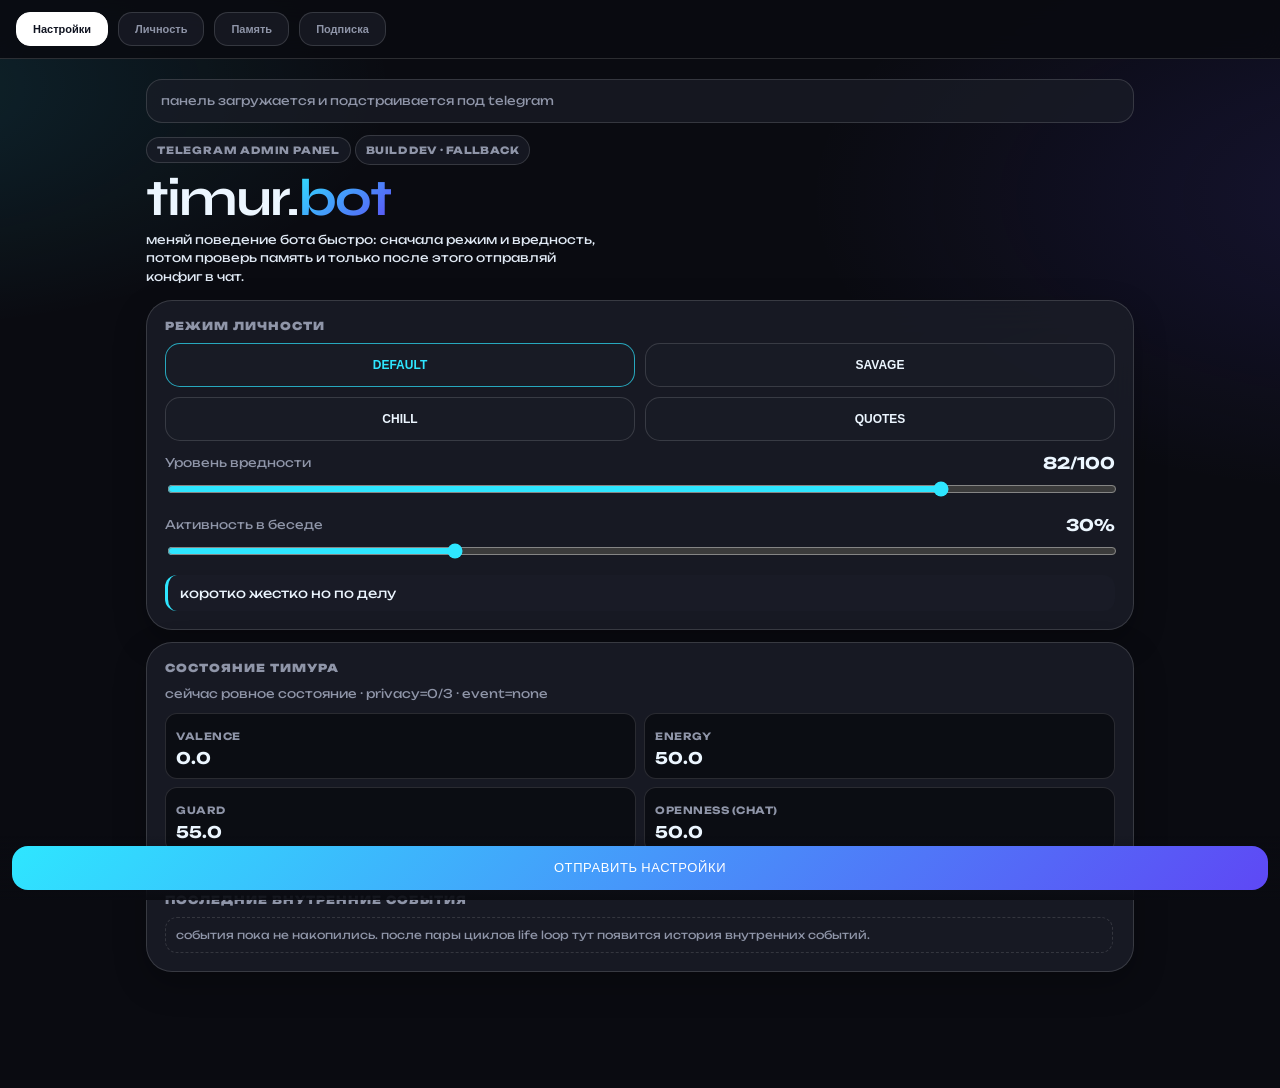
<file: miniapp/public/index.html>
<!DOCTYPE html>
<html lang="ru">
<head>
  <meta charset="UTF-8" />
  <meta name="viewport" content="width=device-width, initial-scale=1.0, viewport-fit=cover" />
  <title>timur.bot admin</title>
  <script src="https://telegram.org/js/telegram-web-app.js?62"></script>
  <link rel="preconnect" href="https://fonts.googleapis.com">
  <link rel="preconnect" href="https://fonts.gstatic.com" crossorigin>
  <link href="https://fonts.googleapis.com/css2?family=Syne:wght@800&family=Unbounded:wght@400;700;900&display=swap" rel="stylesheet">
  <style>
    :root {
      --bg: var(--tg-theme-bg-color, #0a0b11);
      --card: color-mix(in srgb, var(--tg-theme-secondary-bg-color, #1b1d28) 84%, transparent);
      --text: var(--tg-theme-text-color, #ecf6ff);
      --hint: var(--tg-theme-hint-color, #8f95a8);
      --line: rgba(255, 255, 255, 0.14);
      --cyan: #2ee6ff;
      --violet: #5e48f5;
      --gradient: linear-gradient(135deg, #2ee6ff 0%, #5e48f5 100%);
      --surface: color-mix(in srgb, var(--bg) 92%, transparent);
      --app-safe-top: var(--tg-safe-area-inset-top, 0px);
      --app-safe-bottom: var(--tg-content-safe-area-inset-bottom, 0px);
    }

    * { box-sizing: border-box; }
    html, body { margin: 0; min-height: 100%; background: var(--bg); color: var(--text); }
    body {
      font-family: "Unbounded", system-ui, sans-serif;
      background:
        radial-gradient(900px 420px at -10% 8%, rgba(46, 230, 255, 0.12), transparent 58%),
        radial-gradient(1000px 500px at 110% 18%, rgba(94, 72, 245, 0.14), transparent 60%),
        var(--bg);
      padding-bottom: calc(84px + var(--app-safe-bottom));
    }

    nav {
      position: sticky;
      top: 0;
      z-index: 30;
      display: flex;
      gap: 10px;
      overflow-x: auto;
      padding: calc(12px + var(--app-safe-top)) 16px 12px;
      border-bottom: 1px solid var(--line);
      backdrop-filter: blur(14px);
      background: color-mix(in srgb, var(--surface) 94%, transparent);
    }
    nav::-webkit-scrollbar { display: none; }
    .tab-btn {
      border: 1px solid var(--line);
      border-radius: 14px;
      color: var(--hint);
      background: color-mix(in srgb, var(--card) 88%, transparent);
      padding: 10px 16px;
      font-weight: 700;
      font-size: 11px;
      white-space: nowrap;
      cursor: pointer;
    }
    .tab-btn.active { background: #fff; color: #0f1320; border-color: #fff; }

    .container { max-width: 760px; margin: 0 auto; padding: 12px; }
    .section { display: none; animation: rise .28s ease; }
    .section.active { display: block; }
    @keyframes rise { from { opacity: 0; transform: translateY(12px); } to { opacity: 1; transform: translateY(0); } }

    .logo {
      font-family: "Syne", sans-serif;
      font-size: clamp(28px, 8vw, 52px);
      line-height: 0.84;
      letter-spacing: -2px;
      margin: 0 0 10px;
    }
    .grad {
      background: var(--gradient);
      -webkit-background-clip: text;
      -webkit-text-fill-color: transparent;
      color: transparent;
    }

    .card {
      border: 1px solid var(--line);
      border-radius: 22px;
      background: var(--card);
      backdrop-filter: blur(20px);
      padding: 14px;
      margin-bottom: 12px;
      box-shadow: 0 12px 32px rgba(0, 0, 0, 0.26);
    }
    .label {
      font-size: 11px;
      color: var(--hint);
      font-weight: 900;
      letter-spacing: 1px;
      text-transform: uppercase;
      margin-bottom: 10px;
      display: block;
    }

    .persona-grid { display: grid; grid-template-columns: repeat(2, 1fr); gap: 10px; }
    .chip {
      border: 1px solid var(--line);
      border-radius: 15px;
      padding: 14px;
      background: color-mix(in srgb, var(--card) 88%, transparent);
      text-align: center;
      color: var(--text);
      font-size: 12px;
      font-weight: 700;
      cursor: pointer;
    }
    .chip.active { color: var(--cyan); border-color: rgba(46, 230, 255, 0.7); }

    .small { color: var(--hint); font-size: 12px; line-height: 1.5; }
    .lede {
      color: color-mix(in srgb, var(--text) 86%, var(--hint));
      font-size: 12px;
      line-height: 1.55;
      margin: 0 0 14px;
      max-width: 42ch;
    }
    .eyebrow {
      display: inline-flex;
      align-items: center;
      gap: 8px;
      padding: 6px 10px;
      border-radius: 999px;
      border: 1px solid var(--line);
      background: color-mix(in srgb, var(--card) 88%, transparent);
      color: var(--hint);
      font-size: 10px;
      font-weight: 800;
      letter-spacing: .8px;
      text-transform: uppercase;
      margin-bottom: 10px;
    }
    .build-badge {
      display: inline-flex;
      align-items: center;
      gap: 8px;
      margin-bottom: 12px;
      padding: 8px 10px;
      border-radius: 999px;
      border: 1px solid var(--line);
      background: color-mix(in srgb, var(--card) 88%, transparent);
      color: var(--hint);
      font-size: 10px;
      font-weight: 800;
      letter-spacing: .4px;
      text-transform: uppercase;
    }
    .graph-panel {
      margin-top: 12px;
      border-top: 1px solid color-mix(in srgb, var(--line) 72%, transparent);
      padding-top: 12px;
    }
    .graph-panel.hidden { display: none; }
    .graph-grid {
      display: grid;
      grid-template-columns: 1.1fr 0.9fr;
      gap: 10px;
      margin-top: 10px;
    }
    .graph-card {
      border: 1px solid color-mix(in srgb, var(--line) 88%, transparent);
      border-radius: 16px;
      padding: 12px;
      background: color-mix(in srgb, var(--card) 82%, transparent);
    }
    .graph-title {
      display: flex;
      align-items: center;
      justify-content: space-between;
      gap: 10px;
      margin-bottom: 10px;
    }
    .graph-title strong {
      font-size: 12px;
      letter-spacing: 0.2px;
    }
    .graph-badge {
      padding: 4px 8px;
      border-radius: 999px;
      border: 1px solid color-mix(in srgb, var(--line) 92%, transparent);
      color: var(--hint);
      font-size: 10px;
      font-weight: 800;
      text-transform: uppercase;
    }
    .graph-cloud {
      display: flex;
      flex-wrap: wrap;
      gap: 8px;
      align-items: flex-start;
    }
    .graph-chip {
      padding: 8px 10px;
      border-radius: 999px;
      border: 1px solid color-mix(in srgb, var(--line) 90%, transparent);
      background: color-mix(in srgb, var(--surface) 88%, transparent);
      font-size: 11px;
      font-weight: 700;
      color: var(--text);
    }
    .graph-chip[data-kind="tag"] { color: var(--cyan); }
    .graph-chip[data-kind="archetype"] { border-color: rgba(94, 72, 245, 0.32); }
    .graph-chip[data-kind="fact"] { border-color: rgba(46, 230, 255, 0.28); }
    .graph-summary {
      color: var(--hint);
      font-size: 11px;
      line-height: 1.55;
      margin-top: 10px;
    }
    .fact-list,
    .edge-list {
      display: grid;
      gap: 8px;
    }
    .fact-item,
    .edge-item {
      border-radius: 14px;
      padding: 10px 12px;
      background: color-mix(in srgb, var(--surface) 86%, transparent);
      border: 1px solid color-mix(in srgb, var(--line) 80%, transparent);
    }
    .fact-item b,
    .edge-item b {
      display: block;
      font-size: 11px;
      margin-bottom: 4px;
    }
    .fact-meta,
    .edge-meta {
      color: var(--hint);
      font-size: 10px;
      line-height: 1.45;
    }
    .preview {
      margin-top: 12px;
      border-left: 3px solid var(--cyan);
      border-radius: 12px;
      padding: 10px 12px;
      background: color-mix(in srgb, var(--card) 88%, transparent);
      font-size: 13px;
    }
    .status {
      margin-bottom: 12px;
      border: 1px solid var(--line);
      border-radius: 16px;
      padding: 12px 14px;
      background: color-mix(in srgb, var(--card) 82%, transparent);
      font-size: 12px;
      line-height: 1.5;
      color: var(--text);
    }
    .status[data-tone="muted"] { color: var(--hint); }
    .status[data-tone="success"] { border-color: rgba(46, 230, 255, 0.35); }
    .status[data-tone="warning"] { border-color: rgba(255, 208, 110, 0.35); }
    .status.hidden { display: none; }

    .member-tabs { display: flex; flex-wrap: wrap; gap: 8px; margin-bottom: 10px; }
    .member-btn {
      border: 1px solid var(--line);
      border-radius: 999px;
      background: color-mix(in srgb, var(--card) 88%, transparent);
      color: var(--text);
      font-size: 11px;
      font-weight: 700;
      padding: 8px 14px;
      cursor: pointer;
    }
    .member-btn.active { border-color: rgba(46, 230, 255, 0.82); color: var(--cyan); }

    .bubble-wrap {
      border: 1px solid var(--line);
      border-radius: 16px;
      min-height: clamp(260px, 44vh, 360px);
      background:
        radial-gradient(460px 240px at 50% 50%, rgba(46, 230, 255, 0.07), transparent 65%),
        radial-gradient(500px 260px at 54% 52%, rgba(94, 72, 245, 0.1), transparent 68%),
        rgba(0,0,0,0.08);
      overflow: hidden;
      position: relative;
    }
    #cloudCanvas { width: 100%; height: clamp(260px, 44vh, 360px); display: block; }
    .empty-state {
      min-height: 220px;
      display: grid;
      place-items: center;
      text-align: center;
      padding: 24px;
      color: var(--hint);
      font-size: 12px;
      line-height: 1.5;
    }

    .row { display: flex; justify-content: space-between; align-items: center; gap: 10px; }
    .mode-grid { display: grid; grid-template-columns: 1fr 1fr; gap: 8px; margin: 10px 0; }
    .mode-btn {
      border: 1px solid var(--line);
      border-radius: 14px;
      background: color-mix(in srgb, var(--card) 88%, transparent);
      color: var(--text);
      font-size: 11px;
      font-weight: 700;
      padding: 11px 10px;
      text-align: center;
      cursor: pointer;
    }
    .mode-btn.active { background: #fff; color: #0f1320; border-color: #fff; }

    .price {
      font-family: "Syne", sans-serif;
      font-size: 38px;
      line-height: 1;
      margin: 8px 0;
    }

    .table { margin-top: 10px; border: 1px solid var(--line); border-radius: 14px; overflow: hidden; }
    .tr {
      display: grid;
      grid-template-columns: 1.2fr 0.7fr 0.6fr;
      gap: 8px;
      padding: 10px;
      font-size: 10px;
      border-bottom: 1px solid var(--line);
      background: color-mix(in srgb, var(--card) 92%, transparent);
    }
    .tr:last-child { border-bottom: none; }
    .tr.head { color: var(--hint); text-transform: uppercase; font-size: 10px; }

    .buttons { display: grid; grid-template-columns: 1fr 1fr; gap: 8px; margin-top: 12px; }
    .btn {
      border: 1px solid var(--line);
      border-radius: 14px;
      padding: 12px;
      font-family: inherit;
      font-size: 11px;
      font-weight: 700;
      cursor: pointer;
      color: var(--text);
      background: color-mix(in srgb, var(--card) 88%, transparent);
    }
    .btn.primary { background: #fff; color: #0f1320; border-color: #fff; }

    .bottom {
      position: fixed;
      left: 0;
      right: 0;
      bottom: 0;
      padding: 10px 12px;
      padding-bottom: calc(10px + var(--app-safe-bottom));
      background: linear-gradient(to top, color-mix(in srgb, var(--bg) 96%, transparent), transparent);
    }
    .bottom.hidden { display: none; }
    .save {
      width: 100%;
      border: none;
      border-radius: 16px;
      padding: 14px;
      font-family: "Syne", sans-serif;
      text-transform: uppercase;
      letter-spacing: 0.6px;
      font-size: 13px;
      color: #fff;
      background: var(--gradient);
      cursor: pointer;
    }
    .stack {
      display: grid;
      gap: 10px;
    }
    .metric {
      display: grid;
      grid-template-columns: 1fr auto;
      gap: 10px;
      align-items: baseline;
      padding: 10px 0;
      border-bottom: 1px solid color-mix(in srgb, var(--line) 80%, transparent);
    }
    .metric:last-child { border-bottom: none; }
    .note {
      margin-top: 12px;
      padding: 12px;
      border-radius: 14px;
      border: 1px dashed color-mix(in srgb, var(--line) 88%, transparent);
      color: var(--hint);
      font-size: 11px;
      line-height: 1.55;
    }
    .mood-grid {
      display: grid;
      grid-template-columns: 1fr 1fr;
      gap: 8px;
      margin-top: 10px;
    }
    .mood-kpi {
      border: 1px solid color-mix(in srgb, var(--line) 88%, transparent);
      border-radius: 12px;
      padding: 10px;
      background: color-mix(in srgb, var(--surface) 86%, transparent);
    }
    .mood-kpi b {
      display: block;
      font-size: 16px;
      margin-top: 4px;
      color: var(--text);
    }
    .mood-kpi span {
      color: var(--hint);
      font-size: 10px;
      text-transform: uppercase;
      letter-spacing: 0.5px;
      font-weight: 700;
    }
    .mood-events {
      display: grid;
      gap: 8px;
      margin-top: 10px;
      max-height: 240px;
      overflow: auto;
      padding-right: 2px;
    }
    .mood-event {
      border: 1px solid color-mix(in srgb, var(--line) 86%, transparent);
      border-radius: 12px;
      padding: 10px;
      background: color-mix(in srgb, var(--surface) 84%, transparent);
      font-size: 11px;
      line-height: 1.5;
    }
    .mood-event-head {
      display: flex;
      justify-content: space-between;
      gap: 10px;
      color: var(--hint);
      font-size: 10px;
      margin-bottom: 6px;
      text-transform: uppercase;
      letter-spacing: 0.4px;
      font-weight: 700;
    }
    .mood-badges {
      display: flex;
      flex-wrap: wrap;
      gap: 6px;
      margin-top: 6px;
    }
    .mood-badge {
      border-radius: 999px;
      border: 1px solid color-mix(in srgb, var(--line) 90%, transparent);
      padding: 4px 8px;
      font-size: 10px;
      color: var(--hint);
      background: color-mix(in srgb, var(--card) 88%, transparent);
      font-weight: 700;
    }
    .mood-empty {
      color: var(--hint);
      font-size: 11px;
      border: 1px dashed color-mix(in srgb, var(--line) 88%, transparent);
      border-radius: 12px;
      padding: 10px;
    }

    .bubble {
      filter: drop-shadow(0 0 14px rgba(116,69,255,.35));
      transition: transform .12s ease;
    }
    .bubble:hover { transform: scale(1.04); }

    @media (max-width: 560px) {
      .persona-grid { grid-template-columns: 1fr; }
      .mode-grid { grid-template-columns: 1fr; }
      .buttons { grid-template-columns: 1fr; }
      .graph-grid { grid-template-columns: 1fr; }
      .logo { margin-bottom: 12px; letter-spacing: -1px; }
      .tab-btn { padding: 9px 13px; font-size: 10px; }
      .member-btn { font-size: 10px; padding: 7px 12px; }
      .small { font-size: 11px; }
      .price { font-size: 34px; }
      .tr { padding: 9px 8px; }
    }

    @media (min-width: 900px) {
      .container { max-width: 1020px; padding: 20px 16px; }
      .card { border-radius: 26px; padding: 18px; }
      .bubble-wrap { min-height: 420px; border-radius: 20px; }
      #cloudCanvas { height: 420px; }
    }

    .self-head { display: flex; align-items: center; justify-content: space-between; gap: 10px; margin-bottom: 12px; }

    .self-grid { display: grid; grid-template-columns: 1fr 1fr; gap: 8px; }
    .self-slot {
      border: 1px solid var(--line);
      border-radius: 14px;
      padding: 10px 12px;
      background: color-mix(in srgb, var(--card) 84%, transparent);
      display: flex; flex-direction: column; gap: 3px;
    }
    .self-slot.canon { border-color: rgba(46, 230, 255, 0.45); }
    .self-key { font-size: 9px; letter-spacing: .6px; text-transform: uppercase; color: var(--hint); font-weight: 800; display: flex; align-items: center; gap: 5px; }
    .self-val { font-size: 13px; font-weight: 700; color: var(--text); }
    .self-tag { font-size: 8px; padding: 1px 6px; border-radius: 999px; font-weight: 800; letter-spacing: .4px; }
    .self-tag.canon { background: rgba(46, 230, 255, 0.16); color: var(--cyan); }
    .self-tag.learned { background: rgba(94, 72, 245, 0.2); color: #b9acff; }

    .episode-feed { display: flex; flex-direction: column; gap: 8px; }
    .episode {
      border: 1px solid var(--line);
      border-left: 3px solid var(--violet);
      border-radius: 0 14px 14px 0;
      padding: 9px 12px;
      background: color-mix(in srgb, var(--card) 82%, transparent);
    }
    .episode.warm { border-left-color: #2ee6a8; }
    .episode.tense { border-left-color: #ff6b8a; }
    .episode .ep-actor { font-size: 11px; font-weight: 800; color: var(--text); }
    .episode .ep-text { font-size: 12px; color: color-mix(in srgb, var(--text) 84%, var(--hint)); line-height: 1.45; margin-top: 2px; }

    .tier-card { border-color: rgba(94, 72, 245, 0.4); }
    .tier-pill {
      padding: 5px 14px; border-radius: 999px; font-weight: 900; font-size: 12px;
      letter-spacing: .6px; text-transform: uppercase; background: var(--gradient); color: #0a0b11;
    }
    .tier-pill.free { background: color-mix(in srgb, var(--card) 70%, transparent); color: var(--hint); border: 1px solid var(--line); }
    .feature-matrix { display: flex; flex-direction: column; gap: 7px; }
    .feat-row { display: flex; align-items: center; justify-content: space-between; gap: 10px; font-size: 12px; }
    .feat-name { color: color-mix(in srgb, var(--text) 88%, var(--hint)); font-weight: 600; }
    .feat-val { font-weight: 800; font-size: 12px; }
    .feat-val.on { color: #2ee6a8; }
    .feat-val.off { color: var(--hint); }

    .plan-grid { display: grid; grid-template-columns: repeat(3, 1fr); gap: 8px; margin-bottom: 12px; }
    .plan {
      border: 1px solid var(--line); border-radius: 18px; padding: 12px 10px;
      background: var(--card); display: flex; flex-direction: column; gap: 6px; text-align: center;
    }
    .plan.current { border-color: var(--cyan); box-shadow: 0 0 0 1px rgba(46, 230, 255, 0.4) inset; }
    .plan-name { font-weight: 900; font-size: 13px; letter-spacing: .4px; text-transform: uppercase; }
    .plan-name.plus { background: var(--gradient); -webkit-background-clip: text; -webkit-text-fill-color: transparent; }
    .plan-price { font-size: 11px; color: var(--hint); font-weight: 700; }
    .plan-feats { font-size: 10px; color: color-mix(in srgb, var(--text) 78%, var(--hint)); line-height: 1.5; }
    .plan-cmd { font-family: ui-monospace, monospace; font-size: 10px; color: var(--cyan); margin-top: 2px; }
  </style>
</head>
<body>
  <nav>
    <button type="button" class="tab-btn active" data-tab="settings">Настройки</button>
    <button type="button" class="tab-btn" data-tab="identity">Личность</button>
    <button type="button" class="tab-btn" data-tab="memory">Память</button>
    <button type="button" class="tab-btn" data-tab="billing">Подписка</button>
  </nav>

  <main class="container">
    <div id="statusBox" class="status" data-tone="muted">панель загружается и подстраивается под telegram</div>
    <section id="settings" class="section active">
      <div class="eyebrow">telegram admin panel</div>
      <div id="buildBadge" class="build-badge">build unknown</div>
      <h1 class="logo">timur.<span class="grad">bot</span></h1>
      <p class="lede">меняй поведение бота быстро: сначала режим и вредность, потом проверь память и только после этого отправляй конфиг в чат.</p>
      <div class="card">
        <span class="label">Режим личности</span>
        <div id="personaGrid" class="persona-grid"></div>
        <div class="row" style="margin-top:12px">
          <span class="small">Уровень вредности</span>
          <b id="heatValue">82/100</b>
        </div>
        <input id="heatRange" type="range" min="0" max="100" value="82" style="width:100%; margin-top:8px; accent-color:#2ee6ff;">
        <div class="row" style="margin-top:14px">
          <span class="small">Активность в беседе</span>
          <b id="participationValue">30%</b>
        </div>
        <input id="participationRange" type="range" min="0" max="100" value="30" style="width:100%; margin-top:8px; accent-color:#2ee6ff;">
        <div id="previewText" class="preview"></div>
      </div>
      <div class="card">
        <span class="label">Состояние Тимура</span>
        <div id="moodHeadline" class="small">live mood snapshot</div>
        <div class="mood-grid">
          <div class="mood-kpi"><span>Valence</span><b id="moodValence">0.0</b></div>
          <div class="mood-kpi"><span>Energy</span><b id="moodEnergy">50.0</b></div>
          <div class="mood-kpi"><span>Guard</span><b id="moodGuard">55.0</b></div>
          <div class="mood-kpi"><span>Openness (chat)</span><b id="moodOpenness">50.0</b></div>
        </div>
        <div id="moodProbeMeta" class="small" style="margin-top:10px"></div>
        <div class="label" style="margin-top:12px">Последние внутренние события</div>
        <div id="moodEvents" class="mood-events"></div>
      </div>
    </section>

    <section id="identity" class="section">
      <div class="eyebrow">кто такой тимур</div>
      <h1 class="logo">self.<span class="grad">model</span></h1>
      <p class="lede">это его устойчивая личность. <b>канон</b> заблокирован и не меняется, <b>выученное</b> бот подобрал из чата. противоречий он себе не позволяет.</p>
      <div class="card">
        <div class="self-head">
          <span class="label" style="margin:0">кто я</span>
          <span id="selfCount" class="graph-badge">0 фактов</span>
        </div>
        <div id="selfCard" class="self-grid"></div>
        <div class="small" id="selfGuardNote" style="margin-top:12px"></div>
      </div>
    </section>

    <section id="memory" class="section">
      <div class="eyebrow">memory preview</div>
      <h1 class="logo">data.<span class="grad">cloud</span></h1>
      <p class="lede">здесь только preview того, как бот видит людей и темы. можно быстро проверить перекосы перед сохранением настроек.</p>
      <div class="card">
        <span class="label">Персонажи беседы</span>
        <div id="memberTabs" class="member-tabs"></div>
        <div class="bubble-wrap" id="bubbleWrap">
          <canvas id="cloudCanvas"></canvas>
        </div>
        <div class="small" id="archText" style="margin-top:10px"></div>
        <div class="small" id="linksText"></div>
        <div id="mindMapPanel" class="graph-panel hidden">
          <div class="graph-title">
            <strong>mind map / fact graph</strong>
            <span id="graphSource" class="graph-badge">preview</span>
          </div>
          <div class="graph-grid">
            <div class="graph-card">
              <div class="graph-title">
                <strong>узлы и ассоциации</strong>
                <span id="graphCounts" class="graph-badge">0 nodes</span>
              </div>
              <div id="graphCloud" class="graph-cloud"></div>
              <div id="graphSummary" class="graph-summary"></div>
            </div>
            <div class="graph-card">
              <div class="graph-title">
                <strong>долгие факты</strong>
                <span class="graph-badge">memory</span>
              </div>
              <div id="factList" class="fact-list"></div>
            </div>
          </div>
          <div class="graph-card" style="margin-top:10px">
            <div class="graph-title">
              <strong>связи и переходы</strong>
              <span class="graph-badge">edges</span>
            </div>
            <div id="edgeList" class="edge-list"></div>
          </div>
        </div>
      </div>
      <div class="card">
        <div class="self-head">
          <span class="label" style="margin:0">общая история · «помнишь как…»</span>
          <span id="episodeCount" class="graph-badge">0 моментов</span>
        </div>
        <div id="episodeFeed" class="episode-feed"></div>
      </div>
    </section>

    <section id="billing" class="section">
      <div class="eyebrow">подписка и тариф</div>
      <h1 class="logo">pay.<span class="grad">hub</span></h1>
      <p class="lede">тариф решает, насколько <b>живой</b> тимур в этом чате. глубина памяти — то, за что платят. оплата пока мок, активация — командами бота.</p>

      <div class="card tier-card">
        <div class="self-head">
          <span class="label" style="margin:0">текущий тариф</span>
          <span id="tierBadge" class="tier-pill">free</span>
        </div>
        <div id="tierExpiry" class="small" style="margin-bottom:12px"></div>
        <div id="featureMatrix" class="feature-matrix"></div>
      </div>

      <div class="plan-grid" id="planGrid"></div>

      <div class="card">
        <span class="label">Схема оплаты</span>
        <div class="mode-grid">
          <button class="mode-btn active" data-mode="owner">Админ платит за всех</button>
          <button class="mode-btn" data-mode="split">Split на участников</button>
        </div>
        <div class="stack">
          <div class="metric"><span class="small">Активных за 30 дней</span><b id="activeUsers">13</b></div>
          <div class="metric"><span class="small">Платящих</span><b id="payerCount">10</b></div>
          <div class="metric"><span class="small">Цена за активного</span><b id="pricePer">45₽</b></div>
          <div class="metric"><span class="small">Итог (RUB)</span><b id="sumRub">585₽</b></div>
        </div>
        <div id="sumStars" class="price">699 Stars</div>
        <div class="small">для digital-функций в telegram используются stars. реальная оплата пока остается в командах бота.</div>
        <div class="table">
          <div class="tr head"><div>Участник</div><div>Статус</div><div>Доля</div></div>
          <div id="payerRows"></div>
        </div>
        <div class="note" id="billingNote">main button сверху telegram отправит квоту в чат. инвойс здесь не открывается, чтобы не обещать несуществующий flow.</div>
      </div>
    </section>
  </main>

  <div id="fallbackBar" class="bottom">
    <button id="saveBtn" class="save">Сохранить конфиг</button>
  </div>

  <script>
    const tg = window.Telegram?.WebApp;
    const runtimeMeta = window.__TIMUR_MINIAPP_META__ || {};
    if (tg) {
      tg.ready();
      tg.expand();
    }

    function decodeLaunchState() {
      const params = new URLSearchParams(window.location.search);
      const encoded = params.get("state");
      if (!encoded) return null;
      try {
        const normalized = encoded.replace(/-/g, "+").replace(/_/g, "/");
        const padded = normalized + "=".repeat((4 - (normalized.length % 4)) % 4);
        const binary = atob(padded);
        const bytes = Uint8Array.from(binary, ch => ch.charCodeAt(0));
        const decoded = new TextDecoder("utf-8").decode(bytes);
        return JSON.parse(decoded);
      } catch (_) {
        return null;
      }
    }

    function isPlainObject(value) {
      return value && typeof value === "object" && !Array.isArray(value);
    }

    function deepMerge(base, extra) {
      if (!isPlainObject(base) || !isPlainObject(extra)) {
        return extra === undefined ? base : extra;
      }
      const merged = { ...base };
      Object.entries(extra).forEach(([key, value]) => {
        if (Array.isArray(value)) {
          merged[key] = value.slice();
          return;
        }
        if (isPlainObject(value) && isPlainObject(merged[key])) {
          merged[key] = deepMerge(merged[key], value);
          return;
        }
        merged[key] = value;
      });
      return merged;
    }

    const injectedState = isPlainObject(runtimeMeta.state) ? runtimeMeta.state : {};
    const launchState = deepMerge(injectedState, decodeLaunchState() || {});
    const personasFromLaunch = (launchState.settings?.personas || []).map(item => [
      item.id,
      item.title
    ]);

    function normalizeFactItem(item, fallbackOwner) {
      if (typeof item === "string") {
        return {
          text: item,
          subject: fallbackOwner || "timur",
          tags: [],
          confidence: null,
          source: "state"
        };
      }
      if (!isPlainObject(item)) return null;
      const text = String(item.text || item.value || item.fact || item.label || "").trim();
      if (!text) return null;
      return {
        text,
        subject: String(item.subject || item.owner || fallbackOwner || "timur").trim(),
        tags: Array.isArray(item.tags) ? item.tags.map(tag => String(tag).trim()).filter(Boolean) : [],
        confidence: typeof item.confidence === "number" ? item.confidence : null,
        source: String(item.source || item.kind || "state").trim()
      };
    }

    function normalizeGraphNode(item) {
      if (typeof item === "string") {
        return { id: item, label: item, kind: "tag", weight: 1 };
      }
      if (!isPlainObject(item)) return null;
      const label = String(item.label || item.title || item.name || item.id || "").trim();
      if (!label) return null;
      return {
        id: String(item.id || label).trim(),
        label,
        kind: String(item.kind || item.type || "fact").trim(),
        weight: Number(item.weight || item.score || 1) || 1
      };
    }

    function normalizeGraphEdge(item) {
      if (!isPlainObject(item)) return null;
      const from = String(item.from || item.source || item.a || "").trim();
      const to = String(item.to || item.target || item.b || "").trim();
      if (!from || !to) return null;
      return {
        from,
        to,
        label: String(item.label || item.relation || item.kind || "linked").trim(),
        weight: Number(item.weight || item.score || 1) || 1
      };
    }

    function normalizeMoodEvent(item) {
      if (!isPlainObject(item)) return null;
      return {
        id: Number(item.id || 0) || 0,
        key: String(item.key || "event").trim() || "event",
        ts: String(item.ts || "").trim(),
        privacy: Number(item.privacy || 0) || 0,
        seriousness: Number(item.seriousness || 0) || 0,
        absurdity: Number(item.absurdity || 0) || 0,
        publicText: String(item.public_text || item.publicText || "").trim()
      };
    }

    function buildFallbackGraph(members) {
      const nodes = [];
      const edges = [];
      const facts = [];

      members.forEach(member => {
        const memberId = String(member.id || member.title || "").trim();
        const memberLabel = String(member.title || memberId || "member").trim();
        if (!memberId) return;
        nodes.push({ id: memberId, label: memberLabel, kind: "person", weight: 5 });

        (member.tags || []).forEach(tag => {
          const tagId = `${memberId}:tag:${tag}`;
          nodes.push({ id: tagId, label: String(tag), kind: "tag", weight: 2 });
          edges.push({ from: memberId, to: tagId, label: "theme", weight: 1 });
        });

        (member.archetypes || []).forEach(archetype => {
          const archId = `${memberId}:arch:${archetype}`;
          nodes.push({ id: archId, label: String(archetype), kind: "archetype", weight: 2 });
          edges.push({ from: memberId, to: archId, label: "role", weight: 1 });
        });

        (member.links || []).forEach(link => {
          const linkId = `${memberId}:link:${link}`;
          nodes.push({ id: linkId, label: String(link), kind: "link", weight: 1 });
          edges.push({ from: memberId, to: linkId, label: "mentions", weight: 1 });
        });

        if (member.facts && Array.isArray(member.facts)) {
          member.facts.forEach(fact => {
            const normalized = normalizeFactItem(fact, memberLabel);
            if (normalized) facts.push(normalized);
          });
        }
      });

      return { nodes, edges, facts, source: "derived-preview" };
    }

    function resolveMindMap(payload, members) {
      const memoryPayload = isPlainObject(payload.memory) ? payload.memory : {};
      const directGraph = payload.mindMap || payload.factGraph || memoryPayload.mindMap || memoryPayload.factGraph || runtimeMeta.mindMap || runtimeMeta.factGraph;
      const graphPayload = isPlainObject(directGraph) ? directGraph : {};
      const nodes = (Array.isArray(graphPayload.nodes) ? graphPayload.nodes : [])
        .map(normalizeGraphNode)
        .filter(Boolean);
      const edges = (Array.isArray(graphPayload.edges) ? graphPayload.edges : [])
        .map(normalizeGraphEdge)
        .filter(Boolean);
      const factCandidates = []
        .concat(Array.isArray(graphPayload.facts) ? graphPayload.facts : [])
        .concat(Array.isArray(memoryPayload.facts) ? memoryPayload.facts : [])
        .concat(Array.isArray(payload.facts) ? payload.facts : []);
      const facts = factCandidates
        .map(item => normalizeFactItem(item, "timur"))
        .filter(Boolean);

      if (nodes.length || edges.length || facts.length) {
        return {
          nodes,
          edges,
          facts,
          source: String(graphPayload.source || runtimeMeta.source || "state").trim()
        };
      }
      return buildFallbackGraph(members);
    }

    const state = {
      currentTab: "settings",
      activeMode: launchState.settings?.activeMode || "default",
      heat: launchState.settings?.heat ?? 82,
      participationRate: Number(launchState.settings?.participationRate ?? 0.30),
      billingMode: "owner",
      activeUsers30d: launchState.billing?.activeUsers30d ?? 0,
      payerCount: launchState.billing?.payerCountOwner ?? 0,
      payerCountOwner: launchState.billing?.payerCountOwner ?? 0,
      payerCountSplit: launchState.billing?.payerCountSplit ?? 0,
      pricePerRub: launchState.billing?.pricePerRub ?? 45,
      minRub: launchState.billing?.minRub ?? 199,
      maxRub: launchState.billing?.maxRub ?? 3490,
      starsPerRub: 1.2,
      selectedMember: launchState.memory?.selectedMember || "",
      previewText: launchState.settings?.previewText || "коротко жестко но по делу",
      personas: personasFromLaunch.length ? personasFromLaunch : [
        ["default", "DEFAULT"],
        ["savage", "SAVAGE"],
        ["chill", "CHILL"],
        ["quotes", "QUOTES"]
      ],
      members: launchState.memory?.members || [],
      self: Array.isArray(launchState.settings?.self) ? launchState.settings.self : [],
      episodes: Array.isArray(launchState.memory?.episodes) ? launchState.memory.episodes : [],
      subscription: launchState.subscription || null,
      mood: {
        valence: Number(launchState.settings?.mood?.valence ?? 0),
        energy: Number(launchState.settings?.mood?.energy ?? 50),
        guard: Number(launchState.settings?.mood?.guard ?? 55),
        openness: Number(launchState.settings?.mood?.openness ?? 50),
        trust: Number(launchState.settings?.mood?.trust ?? 50),
        disclosureProgress: Number(launchState.settings?.mood?.disclosureProgress ?? 0),
        qualifiedAttempts: Number(launchState.settings?.mood?.qualifiedAttempts ?? 0),
        attemptsTotal: Number(launchState.settings?.mood?.attemptsTotal ?? 0),
        eventPrivacy: Number(launchState.settings?.mood?.eventPrivacy ?? 0),
        eventKey: String(launchState.settings?.mood?.eventKey || "").trim(),
        eventPublic: String(launchState.settings?.mood?.eventPublic || "").trim(),
        eventSeriousness: Number(launchState.settings?.mood?.eventSeriousness ?? 0),
        eventAbsurdity: Number(launchState.settings?.mood?.eventAbsurdity ?? 0),
        recentEvents: (Array.isArray(launchState.settings?.mood?.recentEvents) ? launchState.settings.mood.recentEvents : [])
          .map(normalizeMoodEvent)
          .filter(Boolean)
      },
      mindMap: { nodes: [], edges: [], facts: [], source: "preview" },
      chatId: launchState.chatId || null,
      statusTone: "muted",
      statusText: tg ? "панель готова. main button в telegram отправит действие в чат." : "telegram web app не найден. это fallback-preview в браузере.",
      dirty: false,
      submitted: false
    };
    state.mindMap = resolveMindMap(launchState, state.members);

    let cloudEngine = null;

    function renderBuildBadge() {
      const badge = document.getElementById("buildBadge");
      const version = runtimeMeta.buildLabel || runtimeMeta.version || "dev";
      const source = runtimeMeta.versionSource || "fallback";
      badge.textContent = `build ${version} · ${source}`;
      badge.title = runtimeMeta.servedAt
        ? `deployed ${runtimeMeta.servedAt}`
        : `source ${source}`;
    }

    function haptic(type = "selection") {
      if (!tg?.HapticFeedback) return;
      try {
        if (type === "selection") tg.HapticFeedback.selectionChanged();
        if (type === "soft") tg.HapticFeedback.impactOccurred("soft");
        if (type === "success") tg.HapticFeedback.notificationOccurred("success");
      } catch (_) {}
    }

    function markDirty() {
      state.dirty = true;
      state.submitted = false;
      syncClosingConfirmation();
      syncPrimaryAction();
    }

    function showStatus(text, tone = "muted") {
      state.statusText = text;
      state.statusTone = tone;
      const box = document.getElementById("statusBox");
      box.textContent = text;
      box.dataset.tone = tone;
      box.classList.toggle("hidden", !text);
    }

    function syncViewportVars() {
      const root = document.documentElement;
      const safe = tg?.safeAreaInset || {};
      const contentSafe = tg?.contentSafeAreaInset || {};
      root.style.setProperty("--app-safe-top", `${safe.top || 0}px`);
      root.style.setProperty("--app-safe-bottom", `${contentSafe.bottom || safe.bottom || 0}px`);
    }

    function totalRub() {
      const raw = state.activeUsers30d * state.pricePerRub;
      return Math.max(state.minRub, Math.min(state.maxRub, raw));
    }

    renderBuildBadge();

    function totalStars() {
      return Math.max(1, Math.round(totalRub() * state.starsPerRub));
    }

    function serializeConfig() {
      return {
        chat_id: state.chatId,
        active_mode: state.activeMode,
        heat: state.heat,
        participation_rate: state.participationRate,
        selected_member: state.selectedMember,
        ts: new Date().toISOString()
      };
    }

    function sendPayload(type, payload) {
      const raw = JSON.stringify({ type, payload });
      if (tg?.sendData) {
        tg.sendData(raw);
        state.submitted = true;
        state.dirty = false;
        syncClosingConfirmation();
        haptic("success");
        return true;
      }
      console.log(raw);
      showStatus("telegram web app недоступен, payload выведен в console.log", "warning");
      return false;
    }

    function handlePrimaryAction() {
      if (state.currentTab === "billing") {
        const ok = sendPayload("billing_quote_request", {
          chat_id: state.chatId,
          mode: state.billingMode
        });
        if (ok) showStatus("квота улетела в чат. telegram закроет окно после sendData.", "success");
        return;
      }
      const ok = sendPayload("admin_config", serializeConfig());
      if (ok) showStatus("конфиг отправлен в чат и будет применен ботом.", "success");
    }

    function fallbackPrimaryAction() {
      handlePrimaryAction();
    }

    function syncPrimaryAction() {
      const fallbackBar = document.getElementById("fallbackBar");
      const saveBtn = document.getElementById("saveBtn");
      const texts = {
        settings: state.dirty ? "Сохранить настройки" : "Отправить настройки",
        memory: "Вернуться к настройкам",
        billing: "Отправить квоту"
      };
      const title = texts[state.currentTab] || "Продолжить";

      if (state.currentTab === "memory") {
        if (tg?.MainButton) tg.MainButton.hide();
        fallbackBar.classList.add("hidden");
        return;
      }

      saveBtn.textContent = title;
      fallbackBar.classList.toggle("hidden", Boolean(tg));

      if (tg?.MainButton) {
        tg.MainButton.setText(title);
        tg.MainButton.show();
      }
    }

    function syncBackButton() {
      if (!tg?.BackButton) return;
      if (state.currentTab === "settings") tg.BackButton.hide();
      else tg.BackButton.show();
    }

    function syncClosingConfirmation() {
      if (!tg?.enableClosingConfirmation || !tg?.disableClosingConfirmation) return;
      if (state.dirty && !state.submitted) tg.enableClosingConfirmation();
      else tg.disableClosingConfirmation();
    }

    function switchTab(tabId) {
      state.currentTab = tabId;
      document.querySelectorAll(".tab-btn").forEach(btn => {
        btn.classList.toggle("active", btn.dataset.tab === tabId);
      });
      document.querySelectorAll(".section").forEach(section => {
        section.classList.toggle("active", section.id === tabId);
      });
      if (tabId === "memory") maybeResumeBubble();
      else stopBubbleCloud();
      syncBackButton();
      syncPrimaryAction();
      haptic("selection");
    }

    function renderTabs() {
      document.querySelectorAll(".tab-btn").forEach(btn => {
        btn.onclick = () => switchTab(btn.dataset.tab);
      });
    }

    function renderSettings() {
      const wrap = document.getElementById("personaGrid");
      wrap.innerHTML = "";
      state.personas.forEach(([id, title]) => {
        const b = document.createElement("button");
        b.type = "button";
        b.className = "chip" + (state.activeMode === id ? " active" : "");
        b.textContent = title;
        b.onclick = () => {
          state.activeMode = id;
          state.previewText = `режим ${title.toLowerCase()} активен`;
          renderSettings();
          markDirty();
          haptic("soft");
        };
        wrap.appendChild(b);
      });
      const range = document.getElementById("heatRange");
      range.value = String(state.heat);
      range.oninput = e => {
        state.heat = Number(e.target.value);
        document.getElementById("heatValue").textContent = state.heat + "/100";
        markDirty();
      };
      document.getElementById("heatValue").textContent = state.heat + "/100";
      const participationRange = document.getElementById("participationRange");
      participationRange.value = String(Math.round(state.participationRate * 100));
      participationRange.oninput = e => {
        state.participationRate = Number(e.target.value) / 100;
        document.getElementById("participationValue").textContent = Math.round(state.participationRate * 100) + "%";
        markDirty();
      };
      document.getElementById("participationValue").textContent = Math.round(state.participationRate * 100) + "%";
      document.getElementById("previewText").textContent = state.previewText || "...";
      renderMoodPanel();
    }

    function renderMoodPanel() {
      const mood = state.mood || {};
      const v = Number(mood.valence || 0);
      const e = Number(mood.energy || 50);
      const g = Number(mood.guard || 55);
      const o = Number(mood.openness || 50);
      const trust = Number(mood.trust || 50);
      const progress = Number(mood.disclosureProgress || 0);
      const qa = Number(mood.qualifiedAttempts || 0);
      const ta = Number(mood.attemptsTotal || 0);
      const privacy = Number(mood.eventPrivacy || 0);
      const eventKey = String(mood.eventKey || "none");
      const publicText = String(mood.eventPublic || "").trim();

      document.getElementById("moodValence").textContent = v.toFixed(1);
      document.getElementById("moodEnergy").textContent = e.toFixed(1);
      document.getElementById("moodGuard").textContent = g.toFixed(1);
      document.getElementById("moodOpenness").textContent = o.toFixed(1);

      const moodLabel =
        v <= -20 ? "напряжен" :
        v >= 20 ? "в хорошем плюсе" :
        "ровное состояние";
      const headline = `сейчас ${moodLabel} · privacy=${privacy}/3 · event=${eventKey}`;
      document.getElementById("moodHeadline").textContent = headline;
      document.getElementById("moodProbeMeta").textContent =
        `открытость ${o.toFixed(1)} · trust ${trust.toFixed(1)} · disclosure ${progress.toFixed(2)} · попытки ${qa}/${ta}`;

      const eventsWrap = document.getElementById("moodEvents");
      const events = Array.isArray(mood.recentEvents) ? mood.recentEvents : [];
      eventsWrap.innerHTML = "";
      if (!events.length) {
        eventsWrap.innerHTML = '<div class="mood-empty">события пока не накопились. после пары циклов life loop тут появится история внутренних событий.</div>';
        return;
      }

      events.forEach(event => {
        const card = document.createElement("div");
        card.className = "mood-event";
        const dt = event.ts ? new Date(event.ts) : null;
        const tsText = dt && !Number.isNaN(dt.getTime()) ? dt.toLocaleString("ru-RU") : (event.ts || "unknown time");
        const safeText = event.publicText || "публичный текст не задан";
        card.innerHTML = `
          <div class="mood-event-head">
            <span>#${event.id || "?"} · ${event.key}</span>
            <span>${tsText}</span>
          </div>
          <div>${safeText}</div>
          <div class="mood-badges">
            <span class="mood-badge">privacy ${event.privacy}/3</span>
            <span class="mood-badge">serious ${event.seriousness}/3</span>
            <span class="mood-badge">absurd ${event.absurdity}/3</span>
          </div>
        `;
        eventsWrap.appendChild(card);
      });
    }

    function stopBubbleCloud() {
      if (cloudEngine?.raf) cancelAnimationFrame(cloudEngine.raf);
      cloudEngine = null;
    }

    function renderEmptyMembers() {
      stopBubbleCloud();
      document.getElementById("memberTabs").innerHTML = "";
      document.getElementById("bubbleWrap").innerHTML = '<div class="empty-state">память пока пустая. сначала дай боту пообщаться в чате, потом здесь появятся люди, темы и связи.</div>';
      document.getElementById("archText").textContent = "архетипы: пока нет данных";
      document.getElementById("linksText").textContent = "связи: тоже пока пусто";
      renderMindMap(null);
    }

    function ensureCanvas() {
      const wrap = document.getElementById("bubbleWrap");
      if (!document.getElementById("cloudCanvas")) {
        wrap.innerHTML = '<canvas id="cloudCanvas"></canvas>';
      }
      return document.getElementById("cloudCanvas");
    }

    function uniqueBy(items, keyFn) {
      const seen = new Set();
      return items.filter(item => {
        const key = keyFn(item);
        if (!key || seen.has(key)) return false;
        seen.add(key);
        return true;
      });
    }

    function renderMindMap(member) {
      const panel = document.getElementById("mindMapPanel");
      const graph = member?.mind_map || state.mindMap || { nodes: [], edges: [], facts: [], source: "preview" };
      const memberTitle = member?.title || member?.id || "";
      const memberLinks = new Set((member?.links || []).map(item => String(item).trim()).filter(Boolean));
      const nodePool = graph.nodes || [];
      const edgePool = graph.edges || [];
      const factPool = graph.facts || [];

      const focusedNodes = uniqueBy(
        nodePool.filter(node => {
          const label = String(node.label || "").trim();
          return !member || label === memberTitle || (member?.tags || []).includes(label) || (member?.archetypes || []).includes(label) || memberLinks.has(label);
        }),
        node => `${node.kind}:${node.id}`
      );
      const fallbackNodes = uniqueBy(
        []
          .concat((member?.tags || []).map(label => ({ id: `tag:${label}`, label, kind: "tag" })))
          .concat((member?.archetypes || []).map(label => ({ id: `arch:${label}`, label, kind: "archetype" })))
          .concat((member?.links || []).map(label => ({ id: `link:${label}`, label, kind: "link" }))),
        node => `${node.kind}:${node.id}`
      );
      const visibleNodes = (focusedNodes.length ? focusedNodes : fallbackNodes).slice(0, 18);

      const visibleFacts = factPool
        .filter(fact => !member || !fact.subject || fact.subject === memberTitle)
        .slice(0, 6);

      const visibleEdges = edgePool
        .filter(edge => {
          if (!member) return true;
          const touchesMember = edge.from === member?.id || edge.to === member?.id || edge.from === memberTitle || edge.to === memberTitle;
          const touchesKnownLabel = visibleNodes.some(node => node.label === edge.from || node.label === edge.to || node.id === edge.from || node.id === edge.to);
          return touchesMember || touchesKnownLabel;
        })
        .slice(0, 8);

      const hasGraph = visibleNodes.length || visibleFacts.length || visibleEdges.length;
      panel.classList.toggle("hidden", !hasGraph);
      if (!hasGraph) return;

      document.getElementById("graphSource").textContent = graph.source || "preview";
      document.getElementById("graphCounts").textContent = `${visibleNodes.length} nodes`;

      const cloud = document.getElementById("graphCloud");
      cloud.innerHTML = "";
      visibleNodes.forEach(node => {
        const chip = document.createElement("div");
        chip.className = "graph-chip";
        chip.dataset.kind = node.kind || "fact";
        chip.textContent = node.label;
        cloud.appendChild(chip);
      });

      const summary = document.getElementById("graphSummary");
      summary.textContent = member
        ? `карта показывает, что бот уже держит рядом с ${member.title} темы, роли и длинные факты. это дешевый preview памяти до полноценного runtime-графа.`
        : "карта памяти собрана из прокинутых фактов и локального preview участников.";

      const factList = document.getElementById("factList");
      factList.innerHTML = "";
      if (!visibleFacts.length) {
        factList.innerHTML = '<div class="fact-item"><b>пока пусто</b><div class="fact-meta">когда backend начнет прокидывать long-term факты, они появятся здесь без смены UI.</div></div>';
      } else {
        visibleFacts.forEach(fact => {
          const item = document.createElement("div");
          item.className = "fact-item";
          const tags = fact.tags?.length ? `теги: ${fact.tags.join(", ")}` : "теги: нет";
          const confidence = fact.confidence == null ? "" : ` · confidence ${fact.confidence}`;
          item.innerHTML = `<b>${fact.text}</b><div class="fact-meta">${fact.subject || "timur"} · ${tags}${confidence}</div>`;
          factList.appendChild(item);
        });
      }

      const edgeList = document.getElementById("edgeList");
      edgeList.innerHTML = "";
      if (!visibleEdges.length) {
        edgeList.innerHTML = '<div class="edge-item"><b>связи строятся автоматически</b><div class="edge-meta">как только граф будет приходить из state/window meta, здесь появятся реальные ребра между людьми, фактами и темами.</div></div>';
      } else {
        visibleEdges.forEach(edge => {
          const item = document.createElement("div");
          item.className = "edge-item";
          item.innerHTML = `<b>${edge.from} -> ${edge.to}</b><div class="edge-meta">${edge.label || "linked"} · вес ${edge.weight || 1}</div>`;
          edgeList.appendChild(item);
        });
      }
    }

    function renderMembers() {
      if (!state.members.length) {
        renderEmptyMembers();
        return;
      }

      const tabs = document.getElementById("memberTabs");
      tabs.innerHTML = "";
      state.members.forEach(m => {
        const b = document.createElement("button");
        b.type = "button";
        b.className = "member-btn" + (state.selectedMember === m.id ? " active" : "");
        b.textContent = m.title;
        b.onclick = () => {
          state.selectedMember = m.id;
          renderMembers();
          haptic("selection");
        };
        tabs.appendChild(b);
      });

      const m = state.members.find(x => x.id === state.selectedMember) || state.members[0];
      state.selectedMember = m.id;
      document.getElementById("archText").textContent = "архетипы: " + (m.archetypes || []).join(", ");
      document.getElementById("linksText").textContent = "связи: " + (m.links || []).join(", ");
      renderBubbleCloud(m.tags || []);
      renderMindMap(m);
    }

    function renderBubbleCloud(tags) {
      stopBubbleCloud();
      if (document.hidden || state.currentTab !== "memory" || !tags.length) return;

      const canvas = ensureCanvas();
      const wrap = canvas.parentElement;
      const dpr = Math.max(1, window.devicePixelRatio || 1);
      const w = wrap.clientWidth || 900;
      const h = wrap.clientHeight || 420;
      canvas.width = Math.floor(w * dpr);
      canvas.height = Math.floor(h * dpr);

      const ctx = canvas.getContext("2d");
      if (!ctx) return;
      ctx.setTransform(dpr, 0, 0, dpr, 0, 0);
      ctx.textAlign = "center";
      ctx.textBaseline = "middle";

      const cx = w * 0.52;
      const cy = h * 0.52;
      const nodes = tags.map((label, i) => {
        const base = 28 + label.length * 3;
        const r = Math.max(28, Math.min(86, base));
        const angle = (Math.PI * 2 * i) / Math.max(1, tags.length);
        const ring = Math.min(w, h) * 0.16 + (i % 3) * 28 + Math.random() * 16;
        return {
          label,
          r,
          x: cx + Math.cos(angle) * ring,
          y: cy + Math.sin(angle) * ring,
          vx: (Math.random() - 0.5) * 0.18,
          vy: (Math.random() - 0.5) * 0.18,
          phase: Math.random() * Math.PI * 2,
          wobble: 0.02 + Math.random() * 0.014,
          wobblePhase: Math.random() * Math.PI * 2
        };
      });

      function keepInside(n) {
        const pad = 8;
        if (n.x < n.r + pad) { n.x = n.r + pad; n.vx *= -0.72; }
        if (n.x > w - n.r - pad) { n.x = w - n.r - pad; n.vx *= -0.72; }
        if (n.y < n.r + pad) { n.y = n.r + pad; n.vy *= -0.72; }
        if (n.y > h - n.r - pad) { n.y = h - n.r - pad; n.vy *= -0.72; }
      }

      function collide() {
        for (let i = 0; i < nodes.length; i += 1) {
          for (let j = i + 1; j < nodes.length; j += 1) {
            const a = nodes[i];
            const b = nodes[j];
            const dx = b.x - a.x;
            const dy = b.y - a.y;
            const dist = Math.hypot(dx, dy) || 0.0001;
            const minDist = a.r + b.r + 6;
            if (dist >= minDist) continue;
            const overlap = (minDist - dist) * 0.52;
            const nx = dx / dist;
            const ny = dy / dist;
            a.x -= nx * overlap;
            a.y -= ny * overlap;
            b.x += nx * overlap;
            b.y += ny * overlap;
            a.vx -= nx * 0.025;
            a.vy -= ny * 0.025;
            b.vx += nx * 0.025;
            b.vy += ny * 0.025;
          }
        }
      }

      function drawDropletPath(ctx2d, rr, t, wobble, wobblePhase) {
        const points = 40;
        const pts = [];
        for (let i = 0; i < points; i += 1) {
          const a = (Math.PI * 2 * i) / points;
          const noise =
            1 +
            Math.sin(a * 2.1 + t * 0.42 + wobblePhase) * wobble +
            Math.cos(a * 3.4 - t * 0.37 + wobblePhase * 0.9) * (wobble * 0.72);
          const r = rr * Math.max(0.9, Math.min(1.06, noise));
          pts.push({ x: Math.cos(a) * r, y: Math.sin(a) * r });
        }
        ctx2d.beginPath();
        for (let i = 0; i < points; i += 1) {
          const p0 = pts[i];
          const p1 = pts[(i + 1) % points];
          const mx = (p0.x + p1.x) * 0.5;
          const my = (p0.y + p1.y) * 0.5;
          if (i === 0) ctx2d.moveTo(mx, my);
          ctx2d.quadraticCurveTo(p1.x, p1.y, mx, my);
        }
        ctx2d.closePath();
      }

      function drawBubble(n, t) {
        const pulse = 1 + Math.sin(t * 0.45 + n.phase) * 0.014;
        const rr = n.r * pulse;
        ctx.save();
        ctx.translate(n.x, n.y);

        const g = ctx.createRadialGradient(-rr * 0.36, -rr * 0.42, rr * 0.14, 0, 0, rr * 1.12);
        g.addColorStop(0, "rgba(236,253,255,0.28)");
        g.addColorStop(0.48, "rgba(128,232,255,0.16)");
        g.addColorStop(1, "rgba(44,174,214,0.1)");
        ctx.strokeStyle = "rgba(129,236,255,0.36)";
        ctx.shadowColor = "rgba(76,215,255,0.18)";
        ctx.fillStyle = g;
        ctx.lineWidth = 1.1;
        ctx.shadowBlur = 14;
        drawDropletPath(ctx, rr, t, n.wobble, n.wobblePhase);
        ctx.fill();
        ctx.stroke();

        ctx.shadowBlur = 0;
        ctx.fillStyle = "rgba(233,251,255,0.95)";
        ctx.strokeStyle = "rgba(5,9,18,0.16)";
        ctx.lineWidth = 2.1;
        const textSize = Math.max(11, Math.min(20, rr * 0.31));
        ctx.font = `800 ${textSize}px Unbounded, sans-serif`;
        ctx.strokeText(n.label, 0, 0);
        ctx.fillText(n.label, 0, 0);
        ctx.restore();
      }

      function frame(now) {
        if (document.hidden || state.currentTab !== "memory") {
          stopBubbleCloud();
          return;
        }
        const t = now * 0.0007;
        ctx.clearRect(0, 0, w, h);
        for (let i = 0; i < nodes.length; i += 1) {
          const n = nodes[i];
          n.vx += Math.cos(t + i * 0.7 + n.phase) * 0.007;
          n.vy += Math.sin(t * 1.08 + i * 0.6 + n.phase) * 0.007;
          n.vx += (cx - n.x) * 0.00032;
          n.vy += (cy - n.y) * 0.00032;
          n.vx *= 0.993;
          n.vy *= 0.993;
          n.x += n.vx;
          n.y += n.vy;
          keepInside(n);
        }
        collide();
        nodes.forEach(n => drawBubble(n, t));
        cloudEngine.raf = requestAnimationFrame(frame);
      }

      cloudEngine = { raf: requestAnimationFrame(frame) };
    }

    function maybeResumeBubble() {
      const current = state.members.find(x => x.id === state.selectedMember) || state.members[0];
      if (current) renderBubbleCloud(current.tags || []);
    }

    function renderBilling() {
      document.querySelectorAll(".mode-btn").forEach(btn => {
        btn.classList.toggle("active", btn.dataset.mode === state.billingMode);
        btn.onclick = () => {
          state.billingMode = btn.dataset.mode;
          state.payerCount = state.billingMode === "owner" ? state.payerCountOwner : state.payerCountSplit;
          renderBilling();
          haptic("selection");
        };
      });

      const rub = totalRub();
      const stars = totalStars();
      document.getElementById("activeUsers").textContent = state.activeUsers30d;
      document.getElementById("payerCount").textContent = state.payerCount;
      document.getElementById("pricePer").textContent = state.pricePerRub + "₽";
      document.getElementById("sumRub").textContent = rub + "₽";
      document.getElementById("sumStars").textContent = stars + " Stars";

      const rows = document.getElementById("payerRows");
      rows.innerHTML = "";
      const pick = state.members.slice(0, state.payerCount);
      const share = Math.ceil(stars / Math.max(1, state.payerCount || 1));
      if (!pick.length) {
        const tr = document.createElement("div");
        tr.className = "tr";
        tr.innerHTML = "<div>нет активных участников</div><div>preview</div><div>0</div>";
        rows.appendChild(tr);
      } else {
        pick.forEach(m => {
          const tr = document.createElement("div");
          tr.className = "tr";
          tr.innerHTML = `<div>${m.title}</div><div>preview</div><div>${share}</div>`;
          rows.appendChild(tr);
        });
      }
    }

    function escapeHtml(str) {
      return String(str ?? "").replace(/[&<>"']/g, c => ({ "&": "&amp;", "<": "&lt;", ">": "&gt;", '"': "&quot;", "'": "&#39;" }[c]));
    }

    const SELF_LABELS = {
      name: "имя", surname: "фамилия", full_name: "полное имя", age: "возраст",
      city: "город", residence: "живёт", origin: "родом", birth_place: "родился",
      school: "школа", university: "универ", faculty: "факультет", work: "работа", job: "работа"
    };

    function renderIdentity() {
      const grid = document.getElementById("selfCard");
      if (!grid) return;
      const slots = state.self || [];
      document.getElementById("selfCount").textContent = slots.length + " фактов";
      grid.innerHTML = "";
      if (!slots.length) {
        grid.innerHTML = '<div class="small">self-card пуст</div>';
      } else {
        slots.forEach(s => {
          const canon = s.source === "canon" || s.locked;
          const el = document.createElement("div");
          el.className = "self-slot" + (canon ? " canon" : "");
          const label = SELF_LABELS[s.attribute] || s.attribute;
          const tag = canon ? '<span class="self-tag canon">🔒 канон</span>' : '<span class="self-tag learned">выучено</span>';
          el.innerHTML = `<div class="self-key">${escapeHtml(label)} ${tag}</div><div class="self-val">${escapeHtml(s.value)}</div>`;
          grid.appendChild(el);
        });
      }
      const canonCount = slots.filter(s => s.source === "canon" || s.locked).length;
      document.getElementById("selfGuardNote").textContent =
        `канон (${canonCount}) заблокирован — бот не даст переписать себе возраст, город или вуз. выученное принимает, только если не противоречит известному.`;
    }

    function renderEpisodes() {
      const feed = document.getElementById("episodeFeed");
      if (!feed) return;
      const eps = state.episodes || [];
      document.getElementById("episodeCount").textContent = eps.length + " моментов";
      feed.innerHTML = "";
      if (!eps.length) {
        feed.innerHTML = '<div class="small">пока нет ярких моментов. бот сам запомнит эмоциональные сообщения.</div>';
        return;
      }
      eps.forEach(ep => {
        const v = Number(ep.valence || 0);
        const tone = v >= 0 ? "warm" : "tense";
        const el = document.createElement("div");
        el.className = "episode " + tone;
        el.innerHTML = `<div class="ep-actor">${escapeHtml(ep.actor)} · ${v >= 0 ? "тепло" : "на нервах"}</div><div class="ep-text">${escapeHtml(ep.summary)}</div>`;
        feed.appendChild(el);
      });
    }

    const TIER_LABELS = { free_promo: "free", group_standard: "standard", group_plus: "plus" };
    const DEPTH_LABELS = { short: "короткая", standard: "стандарт", full: "полная" };
    function onoff(v) { return v ? '<span class="feat-val on">есть</span>' : '<span class="feat-val off">нет</span>'; }

    function renderSubscription() {
      const badge = document.getElementById("tierBadge");
      const matrix = document.getElementById("featureMatrix");
      if (!badge || !matrix) return;
      const sub = state.subscription || {};
      const tier = sub.tier || "free_promo";
      badge.textContent = TIER_LABELS[tier] || "free";
      badge.className = "tier-pill" + (tier === "free_promo" ? " free" : "");
      document.getElementById("tierExpiry").textContent =
        sub.expiresAt ? ("активно до " + String(sub.expiresAt).slice(0, 10)) : "бесплатный тариф по умолчанию";
      const depth = DEPTH_LABELS[sub.memoryDepth || "short"] || "короткая";
      matrix.innerHTML = `
        <div class="feat-row"><span class="feat-name">глубина памяти</span><span class="feat-val on">${depth}</span></div>
        <div class="feat-row"><span class="feat-name">досье на друзей</span>${onoff(sub.friendDossiers)}</div>
        <div class="feat-row"><span class="feat-name">эпизоды «помнишь как…»</span>${onoff(sub.episodicMemory)}</div>
        <div class="feat-row"><span class="feat-name">голос / кружки</span>${onoff(sub.voice)}</div>
        <div class="feat-row"><span class="feat-name">ответов в день</span><span class="feat-val on">${sub.maxDailyReplies ?? 30}</span></div>
        <div class="feat-row"><span class="feat-name">watermark</span>${sub.watermark ? '<span class="feat-val off">да</span>' : '<span class="feat-val on">нет</span>'}</div>`;
      const planGrid = document.getElementById("planGrid");
      if (planGrid) {
        const plans = [
          { id: "free_promo", name: "free", cls: "", price: "0 ₽", feats: "короткая память · 30/день", cmd: "" },
          { id: "group_standard", name: "standard", cls: "", price: "199–1490 ₽", feats: "+ досье · долгая память · 1200/день", cmd: "/subscribe standard" },
          { id: "group_plus", name: "plus", cls: "plus", price: "490–3490 ₽", feats: "+ эпизоды · голос · все режимы · 3000/день", cmd: "/subscribe plus" }
        ];
        planGrid.innerHTML = "";
        plans.forEach(p => {
          const el = document.createElement("div");
          el.className = "plan" + (p.id === tier ? " current" : "");
          el.innerHTML = `<div class="plan-name ${p.cls}">${p.name}</div><div class="plan-price">${p.price}</div><div class="plan-feats">${p.feats}</div>${p.cmd ? `<div class="plan-cmd">${p.cmd}</div>` : ""}`;
          planGrid.appendChild(el);
        });
      }
    }

    function bindFallbackButton() {
      document.getElementById("saveBtn").onclick = () => {
        if (state.currentTab === "memory") {
          switchTab("settings");
          return;
        }
        fallbackPrimaryAction();
      };
    }

    function bindTelegramChrome() {
      if (!tg) return;
      try {
        tg.onEvent("backButtonClicked", () => switchTab("settings"));
        tg.onEvent("viewportChanged", () => {
          syncViewportVars();
          if (state.currentTab === "memory") renderMembers();
        });
        tg.onEvent("safeAreaChanged", syncViewportVars);
        tg.onEvent("contentSafeAreaChanged", syncViewportVars);
        tg.MainButton.onClick(handlePrimaryAction);
      } catch (_) {}
    }

    function bootstrap() {
      syncViewportVars();
      renderTabs();
      renderSettings();
      renderIdentity();
      renderMembers();
      renderEpisodes();
      renderSubscription();
      renderBilling();
      bindFallbackButton();
      bindTelegramChrome();
      syncBackButton();
      syncPrimaryAction();
      syncClosingConfirmation();
      window.addEventListener("resize", () => {
        syncViewportVars();
        if (state.currentTab === "memory") renderMembers();
      });
      document.addEventListener("visibilitychange", () => {
        if (document.hidden) stopBubbleCloud();
        else if (state.currentTab === "memory") maybeResumeBubble();
      });
    }

    bootstrap();
  </script>
</body>
</html>
</file>
